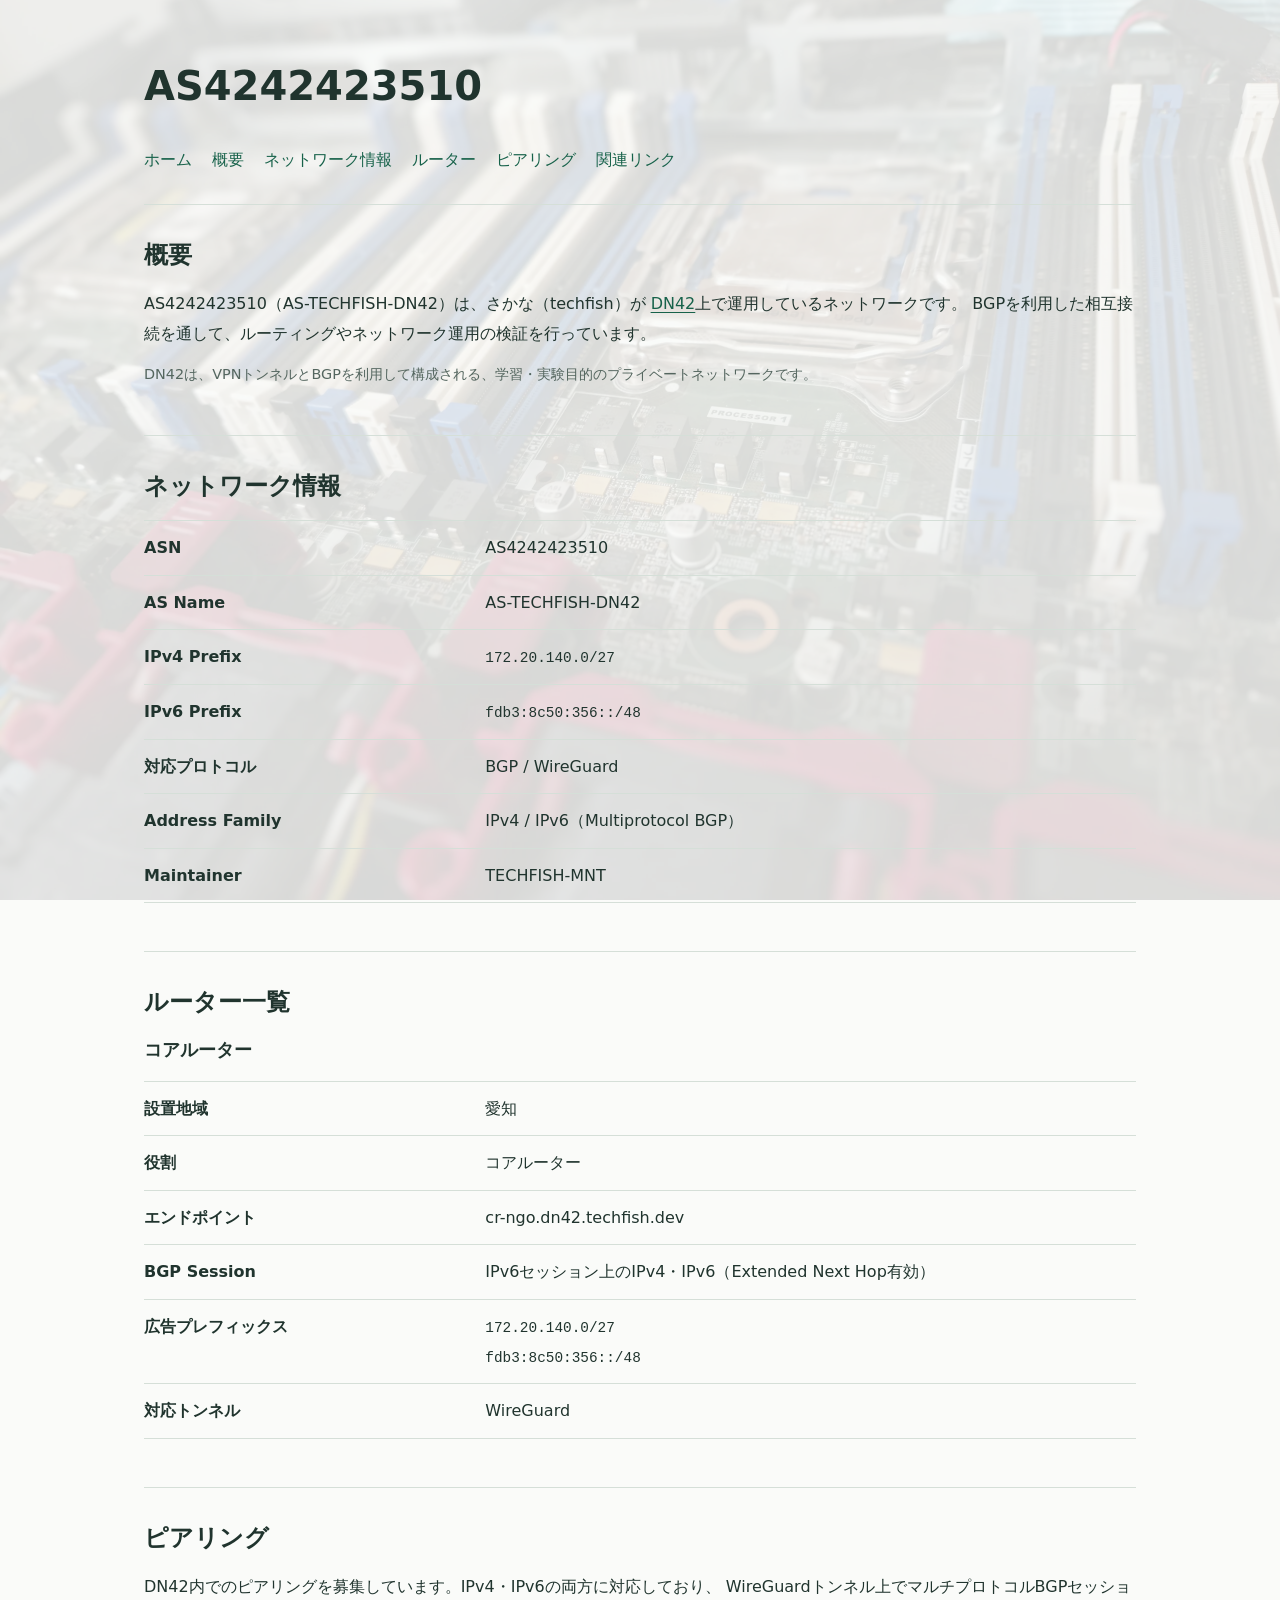
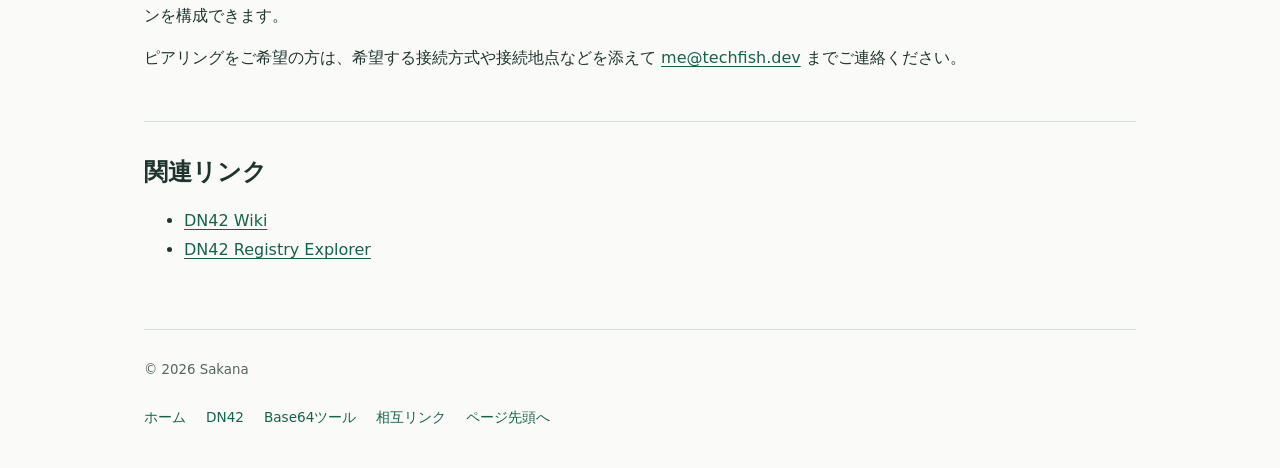
<file: dn42/index.html>
<!DOCTYPE html>
<html lang="ja">
<head>
  <meta charset="utf-8">
  <meta name="viewport" content="width=device-width, initial-scale=1">

  <title>AS4242423510 | さかなのサイト</title>
  <meta
    name="description"
    content="DN42で運用しているAS4242423510（AS-TECHFISH-DN42）のネットワーク情報とピアリング案内です。"
  >
  <meta name="robots" content="index, follow, max-image-preview:large, max-snippet:-1, max-video-preview:-1">
  <meta name="author" content="Sakana">
  <meta name="theme-color" content="#ffffff" media="(prefers-color-scheme: light)">
  <meta name="theme-color" content="#181a1b" media="(prefers-color-scheme: dark)">
  <meta name="color-scheme" content="light dark">

  <link rel="canonical" href="https://techfish.dev/dn42/">
  <link rel="icon" href="/favicon.ico" sizes="any">

  <meta property="og:type" content="website">
  <meta property="og:locale" content="ja_JP">
  <meta property="og:site_name" content="さかなのサイト">
  <meta property="og:title" content="AS4242423510 | さかなのサイト">
  <meta property="og:description" content="AS-TECHFISH-DN42のネットワーク情報とピアリング案内です。">
  <meta property="og:url" content="https://techfish.dev/dn42/">
  <meta name="twitter:card" content="summary">
  <meta name="twitter:title" content="AS4242423510 | さかなのサイト">
  <meta name="twitter:description" content="AS-TECHFISH-DN42のネットワーク情報とピアリング案内です。">

  <link rel="stylesheet" href="/assets/site.css">
</head>

<body>
  <a class="skip-link" href="#main-content">本文へ移動</a>
  <header>
    <h1>AS4242423510</h1>

    <nav aria-label="メインナビゲーション">
      <a href="/">ホーム</a>
      <a href="#about">概要</a>
      <a href="#network">ネットワーク情報</a>
      <a href="#routers">ルーター</a>
      <a href="#peering">ピアリング</a>
      <a href="#resources">関連リンク</a>
    </nav>
  </header>

  <main id="main-content" tabindex="-1">
    <section id="about">
      <h2>概要</h2>

      <p>
        AS4242423510（AS-TECHFISH-DN42）は、さかな（techfish）が
        <a href="https://dn42.dev/" target="_blank" rel="noopener noreferrer">DN42</a>上で運用しているネットワークです。
        BGPを利用した相互接続を通して、ルーティングやネットワーク運用の検証を行っています。
      </p>

      <p class="note">
        DN42は、VPNトンネルとBGPを利用して構成される、学習・実験目的のプライベートネットワークです。
      </p>
    </section>

    <section id="network">
      <h2>ネットワーク情報</h2>

      <dl class="network-details">
        <div>
          <dt>ASN</dt>
          <dd>AS4242423510</dd>
        </div>
        <div>
          <dt>AS Name</dt>
          <dd>AS-TECHFISH-DN42</dd>
        </div>
        <div>
          <dt>IPv4 Prefix</dt>
          <dd><code>172.20.140.0/27</code></dd>
        </div>
        <div>
          <dt>IPv6 Prefix</dt>
          <dd><code>fdb3:8c50:356::/48</code></dd>
        </div>
        <div>
          <dt>対応プロトコル</dt>
          <dd>BGP / WireGuard</dd>
        </div>
        <div>
          <dt>Address Family</dt>
          <dd>IPv4 / IPv6（Multiprotocol BGP）</dd>
        </div>
        <div>
          <dt>Maintainer</dt>
          <dd>TECHFISH-MNT</dd>
        </div>
      </dl>
    </section>

    <section id="routers">
      <h2>ルーター一覧</h2>


      <h3>コアルーター</h3>

      <dl class="network-details">
        <div>
          <dt>設置地域</dt>
          <dd>愛知</dd>
        </div>
        <div>
          <dt>役割</dt>
          <dd>コアルーター</dd>
        </div>
        <div>
          <dt>エンドポイント</dt>
          <dd>cr-ngo.dn42.techfish.dev</dd>
        </div>
        <div>
          <dt>BGP Session</dt>
          <dd>IPv6セッション上のIPv4・IPv6（Extended Next Hop有効）</dd>
        </div>
        <div>
          <dt>広告プレフィックス</dt>
          <dd><code>172.20.140.0/27</code><br><code>fdb3:8c50:356::/48</code></dd>
        </div>
        <div>
          <dt>対応トンネル</dt>
          <dd>WireGuard</dd>
        </div>
      </dl>
    </section>

    <section id="peering">
      <h2>ピアリング</h2>

      <p>
        DN42内でのピアリングを募集しています。IPv4・IPv6の両方に対応しており、
        WireGuardトンネル上でマルチプロトコルBGPセッションを構成できます。
      </p>

      <p>
        ピアリングをご希望の方は、希望する接続方式や接続地点などを添えて
        <a href="mailto:me@techfish.dev">me@techfish.dev</a> までご連絡ください。
      </p>
    </section>




    <section id="resources">
      <h2>関連リンク</h2>

      <ul>
        <li><a href="https://dn42.dev/" target="_blank" rel="noopener noreferrer">DN42 Wiki</a></li>
        <li><a href="https://explorer.dn42.dev/" target="_blank" rel="noopener noreferrer">DN42 Registry Explorer</a></li>
      </ul>
    </section>
  </main>

  <footer>
    <small>© 2026 Sakana</small>
    <nav aria-label="フッターナビゲーション"><a href="/">ホーム</a><a href="/dn42/">DN42</a><a href="/base64.html">Base64ツール</a><a href="/#links">相互リンク</a><a href="#main-content">ページ先頭へ</a></nav>
  </footer>
<!-- Google tag (gtag.js) -->
<script async src="https://www.googletagmanager.com/gtag/js?id=G-7VX4RYVRDR"></script>
<script>
  window.dataLayer = window.dataLayer || [];
  function gtag(){dataLayer.push(arguments);}
  gtag('js', new Date());

  gtag('config', 'G-7VX4RYVRDR');
</script>
</body>
</html>
</file>
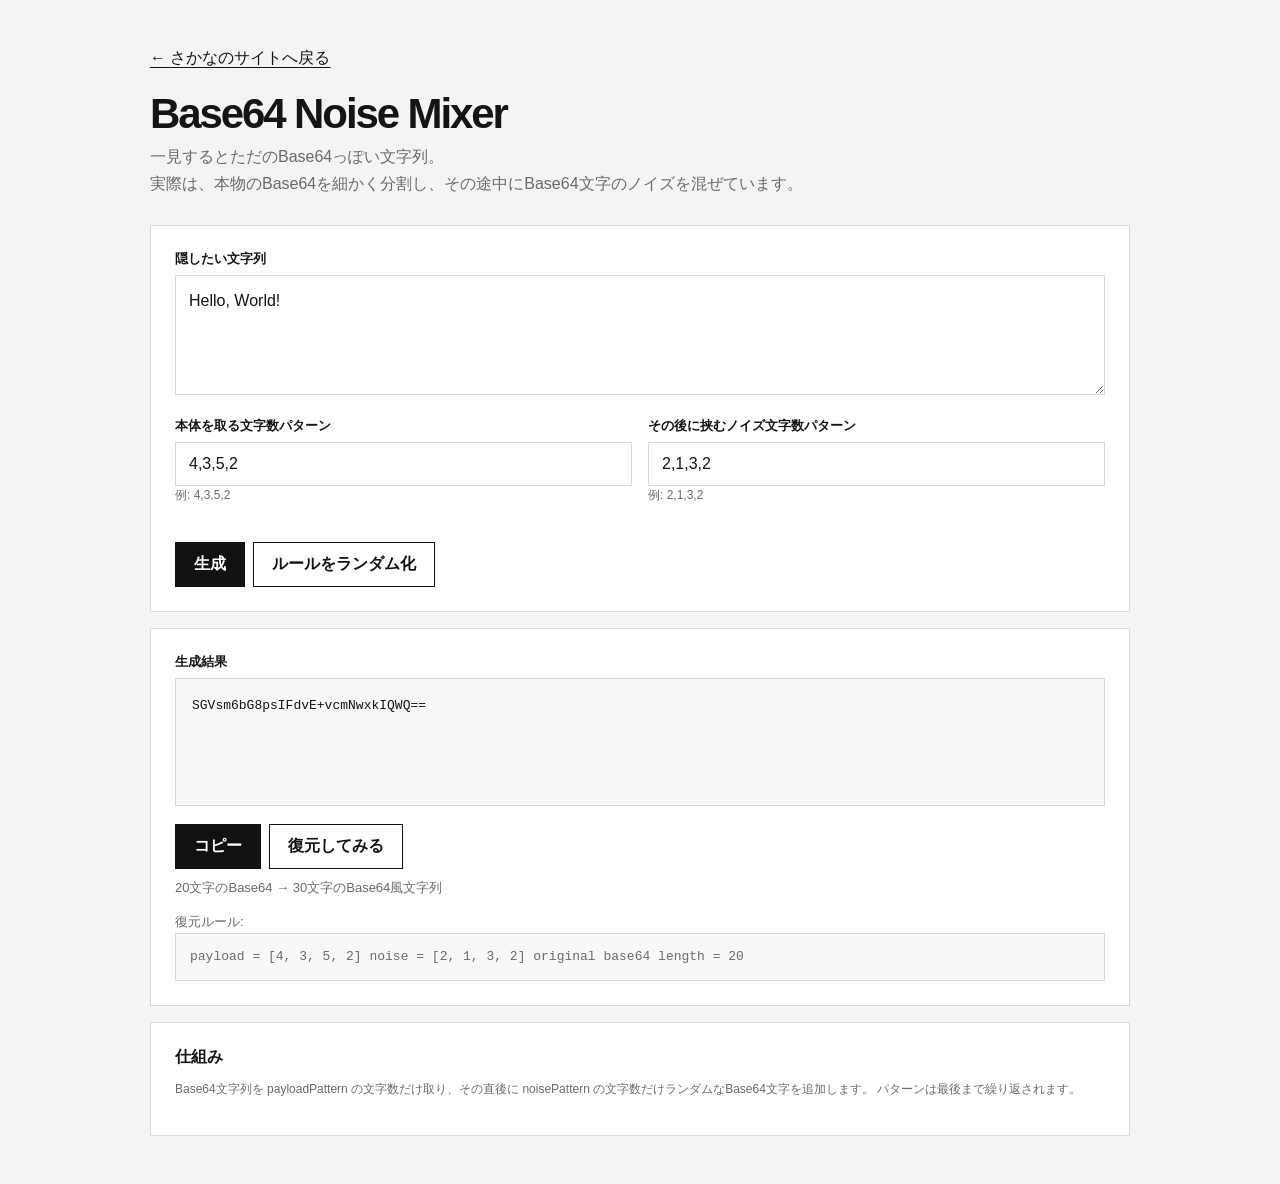
<file: base64.html>
<!DOCTYPE html>
<html lang="ja">
<head>
  <meta charset="UTF-8" />
  <meta name="viewport" content="width=device-width, initial-scale=1.0" />
  <title>Base64 Noise Mixer</title>
  <style>
    * { box-sizing: border-box; }

    :root {
      --bg: #f4f4f1;
      --panel: #ffffff;
      --text: #141414;
      --muted: #6a6a66;
      --border: #d9d9d4;
      --soft: #f8f8f6;
    }

    body {
      margin: 0;
      min-height: 100vh;
      background: var(--bg);
      color: var(--text);
      font-family: -apple-system, BlinkMacSystemFont, "Segoe UI", sans-serif;
    }

    main {
      width: min(980px, calc(100% - 32px));
      margin: 48px auto;
    }

    header {
      margin-bottom: 28px;
    }

    h1 {
      margin: 0 0 8px;
      font-size: clamp(28px, 5vw, 42px);
      letter-spacing: -0.05em;
      line-height: 1;
    }

    header nav { margin-bottom: 24px; }
    header nav a { color: var(--text); text-underline-offset: 4px; }
    header nav a:focus-visible { outline: 3px solid var(--text); outline-offset: 4px; }

    header p {
      margin: 0;
      color: var(--muted);
      line-height: 1.7;
    }

    .panel {
      background: var(--panel);
      border: 1px solid var(--border);
      padding: 24px;
      margin-bottom: 16px;
    }

    .grid {
      display: grid;
      grid-template-columns: 1fr 1fr;
      gap: 16px;
    }

    .field {
      margin-bottom: 18px;
    }

    .field:last-child {
      margin-bottom: 0;
    }

    label {
      display: block;
      margin-bottom: 7px;
      font-size: 13px;
      font-weight: 700;
    }

    input, textarea, select {
      width: 100%;
      border: 1px solid var(--border);
      border-radius: 0;
      background: #fff;
      color: var(--text);
      padding: 12px 13px;
      font: inherit;
      outline: none;
    }

    input:focus, textarea:focus, select:focus {
      border-color: #111;
    }

    textarea {
      min-height: 120px;
      resize: vertical;
      line-height: 1.6;
    }

    .buttons {
      display: flex;
      gap: 8px;
      flex-wrap: wrap;
      margin-top: 18px;
    }

    button {
      border: 1px solid #111;
      background: #111;
      color: #fff;
      padding: 11px 18px;
      font: inherit;
      font-weight: 600;
      cursor: pointer;
    }

    button.secondary {
      background: #fff;
      color: #111;
    }

    button:hover {
      opacity: .82;
    }

    .output {
      min-height: 128px;
      padding: 16px;
      border: 1px solid var(--border);
      background: var(--soft);
      font: 13px/1.7 "SFMono-Regular", Consolas, "Liberation Mono", monospace;
      overflow-wrap: anywhere;
      white-space: pre-wrap;
      user-select: all;
    }

    .meta {
      margin-top: 12px;
      color: var(--muted);
      font-size: 13px;
      line-height: 1.7;
    }

    .reveal {
      margin-top: 16px;
      padding: 16px;
      border-left: 3px solid #111;
      background: var(--soft);
    }

    .reveal code {
      display: block;
      margin-top: 10px;
      font: 13px/1.7 "SFMono-Regular", Consolas, monospace;
      overflow-wrap: anywhere;
      white-space: pre-wrap;
    }

    .status {
      min-height: 20px;
      margin-top: 10px;
      color: var(--muted);
      font-size: 13px;
    }

    .tiny {
      font-size: 12px;
      color: var(--muted);
      line-height: 1.6;
    }

    .rule {
      font: 13px/1.7 "SFMono-Regular", Consolas, monospace;
      background: var(--soft);
      border: 1px solid var(--border);
      padding: 12px 14px;
      overflow-wrap: anywhere;
    }

    @media (max-width: 720px) {
      main {
        margin: 24px auto;
      }

      .grid {
        grid-template-columns: 1fr;
      }

      .panel {
        padding: 18px;
      }
    }
  </style>
</head>
<body>
  <main>
    <header>
      <nav aria-label="サイトナビゲーション"><a href="/">← さかなのサイトへ戻る</a></nav>
      <h1>Base64 Noise Mixer</h1>
      <p>
        一見するとただのBase64っぽい文字列。<br>
        実際は、本物のBase64を細かく分割し、その途中にBase64文字のノイズを混ぜています。
      </p>
    </header>

    <section class="panel">
      <div class="field">
        <label for="message">隠したい文字列</label>
        <textarea id="message">Hello, World!</textarea>
      </div>

      <div class="grid">
        <div class="field">
          <label for="payloadPattern">本体を取る文字数パターン</label>
          <input id="payloadPattern" value="4,3,5,2" />
          <div class="tiny">例: 4,3,5,2</div>
        </div>

        <div class="field">
          <label for="noisePattern">その後に挟むノイズ文字数パターン</label>
          <input id="noisePattern" value="2,1,3,2" />
          <div class="tiny">例: 2,1,3,2</div>
        </div>
      </div>

      <div class="buttons">
        <button id="generate">生成</button>
        <button id="randomRule" class="secondary">ルールをランダム化</button>
      </div>
    </section>

    <section class="panel">
      <label>生成結果</label>
      <div id="output" class="output"></div>

      <div class="buttons">
        <button id="copy">コピー</button>
        <button id="restore" class="secondary">復元してみる</button>
      </div>

      <div id="status" class="status"></div>

      <div class="meta">
        <div>復元ルール:</div>
        <div id="ruleView" class="rule"></div>
      </div>

      <div id="revealBox" class="reveal" hidden>
        <strong>復元されたBase64</strong>
        <code id="restoredBase64"></code>

        <strong>デコード結果</strong>
        <code id="decoded"></code>
      </div>
    </section>

    <section class="panel">
      <strong>仕組み</strong>
      <p class="tiny">
        Base64文字列を payloadPattern の文字数だけ取り、その直後に noisePattern の文字数だけランダムなBase64文字を追加します。
        パターンは最後まで繰り返されます。
      </p>
    </section>
  </main>

  <script>
    const B64 = "ABCDEFGHIJKLMNOPQRSTUVWXYZabcdefghijklmnopqrstuvwxyz0123456789+/";

    const output = document.getElementById("output");
    const status = document.getElementById("status");
    const revealBox = document.getElementById("revealBox");
    const restoredBase64 = document.getElementById("restoredBase64");
    const decoded = document.getElementById("decoded");
    const ruleView = document.getElementById("ruleView");

    function randomInt(max) {
      if (max <= 0) return 0;

      const maxUint32 = 0xFFFFFFFF;
      const limit = maxUint32 - (maxUint32 % max);
      const buffer = new Uint32Array(1);

      do {
        crypto.getRandomValues(buffer);
      } while (buffer[0] >= limit);

      return buffer[0] % max;
    }

    function randomBase64Chars(length) {
      let out = "";

      for (let i = 0; i < length; i++) {
        out += B64[randomInt(B64.length)];
      }

      return out;
    }

    function parsePattern(value, fallback) {
      const parts = value
        .split(",")
        .map(v => Number(v.trim()))
        .filter(v => Number.isInteger(v) && v >= 0);

      return parts.length ? parts : fallback;
    }

    function encodeUtf8Base64(text) {
      const bytes = new TextEncoder().encode(text);
      let binary = "";

      for (const byte of bytes) {
        binary += String.fromCharCode(byte);
      }

      return btoa(binary);
    }

    function decodeUtf8Base64(base64) {
      const binary = atob(base64);
      const bytes = Uint8Array.from(binary, c => c.charCodeAt(0));
      return new TextDecoder().decode(bytes);
    }

    function mixNoise(base64, payloadPattern, noisePattern) {
      let pos = 0;
      let step = 0;
      let mixed = "";

      while (pos < base64.length) {
        let payloadLen = payloadPattern[step % payloadPattern.length];

        if (payloadLen <= 0) {
          payloadLen = 1;
        }

        const chunk = base64.slice(pos, pos + payloadLen);
        pos += chunk.length;

        const noiseLen = noisePattern[step % noisePattern.length];

        mixed += chunk;

        if (pos < base64.length && noiseLen > 0) {
          mixed += randomBase64Chars(noiseLen);
        }

        step++;
      }

      return mixed;
    }

    function restoreNoise(mixed, originalBase64Length, payloadPattern, noisePattern) {
      let mixedPos = 0;
      let restored = "";
      let step = 0;

      while (restored.length < originalBase64Length && mixedPos < mixed.length) {
        let payloadLen = payloadPattern[step % payloadPattern.length];

        if (payloadLen <= 0) {
          payloadLen = 1;
        }

        const remaining = originalBase64Length - restored.length;
        const actualPayloadLen = Math.min(payloadLen, remaining);

        restored += mixed.slice(mixedPos, mixedPos + actualPayloadLen);
        mixedPos += actualPayloadLen;

        if (restored.length >= originalBase64Length) {
          break;
        }

        const noiseLen = noisePattern[step % noisePattern.length];
        mixedPos += noiseLen;

        step++;
      }

      return restored;
    }

    function generate() {
      const message = document.getElementById("message").value;

      const payloadPattern = parsePattern(
        document.getElementById("payloadPattern").value,
        [4, 3, 5, 2]
      );

      const noisePattern = parsePattern(
        document.getElementById("noisePattern").value,
        [2, 1, 3, 2]
      );

      const base64 = encodeUtf8Base64(message);
      const mixed = mixNoise(base64, payloadPattern, noisePattern);

      output.textContent = mixed;

      output.dataset.originalLength = String(base64.length);
      output.dataset.payloadPattern = JSON.stringify(payloadPattern);
      output.dataset.noisePattern = JSON.stringify(noisePattern);

      ruleView.textContent =
        `payload = [${payloadPattern.join(", ")}]\n` +
        `noise   = [${noisePattern.join(", ")}]\n` +
        `original base64 length = ${base64.length}`;

      revealBox.hidden = true;

      status.textContent =
        `${base64.length}文字のBase64 → ${mixed.length}文字のBase64風文字列`;
    }

    function restore() {
      const mixed = output.textContent;
      const originalLength = Number(output.dataset.originalLength);
      const payloadPattern = JSON.parse(output.dataset.payloadPattern || "[]");
      const noisePattern = JSON.parse(output.dataset.noisePattern || "[]");

      if (!mixed || !originalLength || !payloadPattern.length || !noisePattern.length) {
        return;
      }

      const restored = restoreNoise(
        mixed,
        originalLength,
        payloadPattern,
        noisePattern
      );

      restoredBase64.textContent = restored;

      try {
        decoded.textContent = decodeUtf8Base64(restored);
      } catch {
        decoded.textContent = "Decode failed";
      }

      revealBox.hidden = false;
    }

    document.getElementById("generate").addEventListener("click", generate);

    document.getElementById("restore").addEventListener("click", restore);

    document.getElementById("copy").addEventListener("click", async () => {
      await navigator.clipboard.writeText(output.textContent);
      status.textContent = "コピーしました";
    });

    document.getElementById("randomRule").addEventListener("click", () => {
      const len = 3 + randomInt(4);

      const payload = Array.from(
        { length: len },
        () => 2 + randomInt(5)
      );

      const noise = Array.from(
        { length: len },
        () => 1 + randomInt(4)
      );

      document.getElementById("payloadPattern").value =
        payload.join(",");

      document.getElementById("noisePattern").value =
        noise.join(",");

      generate();
    });

    generate();
  </script>
</body>
</html>
</file>
<file: assets/site.css>
:root {
  color-scheme: light dark;
  --background: #fafbf9;
  --surface: #ffffff;
  --text: #20342e;
  --muted: #54665f;
  --link: #17624a;
  --border: #d5dfd8;
  --soft: #eef3ee;
}

@media (prefers-color-scheme: dark) {
  :root {
    --background: #141c19;
    --surface: #1b2621;
    --text: #e4ece6;
    --muted: #b0c1b6;
    --link: #91d8b7;
    --border: #3d5145;
    --soft: #24362c;
  }
}

* { box-sizing: border-box; }
html { scroll-behavior: smooth; }
body {
  isolation: isolate;
  max-width: 1040px;
  margin: 0 auto;
  padding: 2rem 1.5rem;
  color: var(--text);
  background: var(--background);
  font-family: system-ui, -apple-system, BlinkMacSystemFont, "Segoe UI", "Noto Sans JP", sans-serif;
  line-height: 1.85;
  overflow-wrap: anywhere;
}
body::before {
  content: "";
  position: fixed;
  inset: 0;
  z-index: -1;
  background: url("/images/bg.webp") center / cover no-repeat;
  opacity: .14;
  pointer-events: none;
}
header { padding-bottom: 1.5rem; border-bottom: 1px solid var(--border); }
.site-name { margin: 0; font-size: 1.25rem; font-weight: 750; }
.site-name, .site-name a { color: var(--text); text-decoration: none; }
.site-name span { margin-left: 1rem; color: var(--muted); font-size: .7rem; letter-spacing: .14em; }
nav { display: flex; flex-wrap: wrap; gap: .5rem 1.25rem; margin-top: 1rem; }
nav a { padding: .35rem 0; text-decoration: none; }
nav a:hover { text-decoration: underline; }
.site-header {
  display: flex;
  align-items: center;
  justify-content: space-between;
  flex-wrap: wrap;
  gap: .75rem 2rem;
  padding-bottom: 1rem;
}
.site-brand {
  display: inline-flex;
  align-items: center;
  gap: .65rem;
  min-height: 44px;
  color: var(--text);
  font-size: 1rem;
  font-weight: 700;
  text-decoration: none;
  white-space: nowrap;
}
.site-brand img { display: block; flex-shrink: 0; border-radius: 6px; }
.site-brand:hover { color: var(--link); }
.site-nav { align-items: center; gap: .25rem 1.5rem; margin: 0; }
.site-nav a {
  display: inline-flex;
  align-items: center;
  min-height: 44px;
  color: var(--muted);
  font-size: .875rem;
  font-weight: 500;
  white-space: nowrap;
}
.site-nav a:hover { color: var(--link); }
main { padding: 2rem 0 3rem; }
main:focus { outline: none; }
section { scroll-margin-top: 1.5rem; }
section + section { margin-top: 3rem; padding-top: 2rem; border-top: 1px solid var(--border); }
h1 { font-size: clamp(1.75rem, 5vw, 2.5rem); line-height: 1.35; }
h2 { margin: 0 0 1rem; font-size: 1.5rem; line-height: 1.5; }
h3 { margin: 0 0 .75rem; font-size: 1.1rem; line-height: 1.6; }
p { margin: .75rem 0; }
a { color: var(--link); text-underline-offset: .2em; }
a:hover { text-decoration-thickness: 2px; }
a:focus-visible, summary:focus-visible { outline: 3px solid var(--link); outline-offset: 4px; border-radius: 2px; }
.eyebrow { color: var(--muted); font-size: .75rem; font-weight: 700; letter-spacing: .16em; }
.hero {
  --hero-padding: clamp(1.25rem, 4vw, 2.5rem);
  position: relative;
  padding: var(--hero-padding);
  padding-bottom: calc(var(--hero-padding) + 100px + 1.5rem);
}
.hero h2 { margin: 1rem 0 1.5rem; font-size: clamp(1.9rem, 5vw, 3.3rem); letter-spacing: -.03em; line-height: 1.45; }
.hero > p:not(.eyebrow) { max-width: 46rem; }
.hero .he-banner {
  position: absolute;
  right: var(--hero-padding);
  bottom: var(--hero-padding);
  width: 200px;
  max-width: calc(100% - var(--hero-padding) - var(--hero-padding));
}
.he-banner a { display: block; }
.he-banner img { display: block; width: 100%; height: auto; }
.hero-actions { display: flex; flex-wrap: wrap; gap: .75rem; margin: 1.75rem 0 2rem; }
.button { display: inline-flex; align-items: center; justify-content: center; min-height: 44px; padding: .6rem 1.2rem; border: 1px solid var(--link); border-radius: .4rem; background: var(--link); color: var(--background); font-weight: 650; text-decoration: none; }
.button--secondary { color: var(--link); background: transparent; }
.quick-links { display: grid; grid-template-columns: repeat(3, minmax(0, 1fr)); gap: 1rem; }
.quick-links a { display: flex; flex-direction: column; gap: .5rem; padding: 1.25rem; background: var(--soft); border: 1px solid var(--border); border-radius: .5rem; }
.quick-links strong { display: flex; justify-content: space-between; gap: .5rem; }
.quick-links a > span, .section-intro, .note { color: var(--muted); font-size: .9rem; }
.project-grid { display: grid; grid-template-columns: repeat(auto-fit, minmax(min(100%, 260px), 1fr)); gap: 1rem; margin-top: 1.25rem; padding-left: 0; list-style: none; }
.card { padding: 1.5rem; background: var(--surface); border: 1px solid var(--border); border-radius: .5rem; }
.card p { font-size: .95rem; }
.notice { border: 1px solid var(--border); background: var(--surface); border-radius: .5rem; overflow-wrap: anywhere; }
.notice + .notice { margin-top: .75rem; }
.notice summary { padding: .9rem 1rem; cursor: pointer; font-weight: 600; }
.notice summary::marker { color: var(--link); }
.notice summary:focus-visible { outline-offset: -3px; }
.notice[open] summary { border-bottom: 1px solid var(--border); }
.notice__body { padding: .25rem 1rem .75rem; }
.skip-link { position: absolute; top: 0; left: -9999px; padding: .75rem 1rem; color: var(--background); background: var(--text); z-index: 1; }
.skip-link:focus { left: 0; }
.plain-list { padding-left: 1.4rem; }
.plain-list li + li { margin-top: .6rem; }
figure { margin: 1.5rem 0 0; }
figure img { display: block; width: 100%; max-width: 760px; height: auto; border-radius: .5rem; }
figcaption { margin-top: .5rem; color: var(--muted); font-size: .85rem; }
code { font-family: ui-monospace, Consolas, monospace; font-size: .9em; }
.network-details { margin: 1rem 0 0; border-top: 1px solid var(--border); }
.network-diagram { margin: 1.5rem 0; }
.network-diagram a { display: block; border: 1px solid var(--border); border-radius: .5rem; background: #fff; overflow: hidden; }
.network-diagram img { max-width: none; border-radius: 0; }
.network-details div { display: grid; grid-template-columns: minmax(9rem, 1fr) 2fr; gap: 1rem; padding: .75rem 0; border-bottom: 1px solid var(--border); }
.network-details dt { font-weight: 700; }
.network-details dd { min-width: 0; margin: 0; overflow-wrap: anywhere; }
.friend-links { margin-top: 1rem; }
.friend-link { display: flex; align-items: center; gap: 1.5rem; padding: 1rem 0; border-bottom: 1px solid var(--border); }
.friend-link:first-child { border-top: 1px solid var(--border); }
.friend-link__banner { flex: 0 0 320px; display: inline-block; font-weight: 700; }
.friend-link__banner img { display: block; width: 320px; max-width: 100%; height: 100px; object-fit: contain; object-position: left center; }
.friend-link__body { min-width: 0; }
.friend-link__body p { margin: 0; color: var(--muted); font-size: .9rem; line-height: 1.6; }
footer { padding-top: 1.5rem; color: var(--muted); border-top: 1px solid var(--border); }
footer nav { font-size: .85rem; }
@media (max-width: 700px) {
  body { padding: 1.25rem 1rem; }
  .quick-links { grid-template-columns: 1fr; }
  .quick-links a { padding: 1rem; }
  nav { gap: .25rem 1rem; }
  nav a { min-height: 44px; display: inline-flex; align-items: center; }
  .site-header { gap: .25rem; padding-bottom: .75rem; }
  .site-nav { width: 100%; gap: .25rem 1.25rem; }
  .friend-link { align-items: flex-start; flex-direction: column; gap: .75rem; }
  .friend-link__banner { flex-basis: auto; max-width: 100%; }
  .network-details div { grid-template-columns: 1fr; gap: .15rem; }
}
@media (prefers-reduced-motion: reduce) {
  html { scroll-behavior: auto; }
}
</file>
